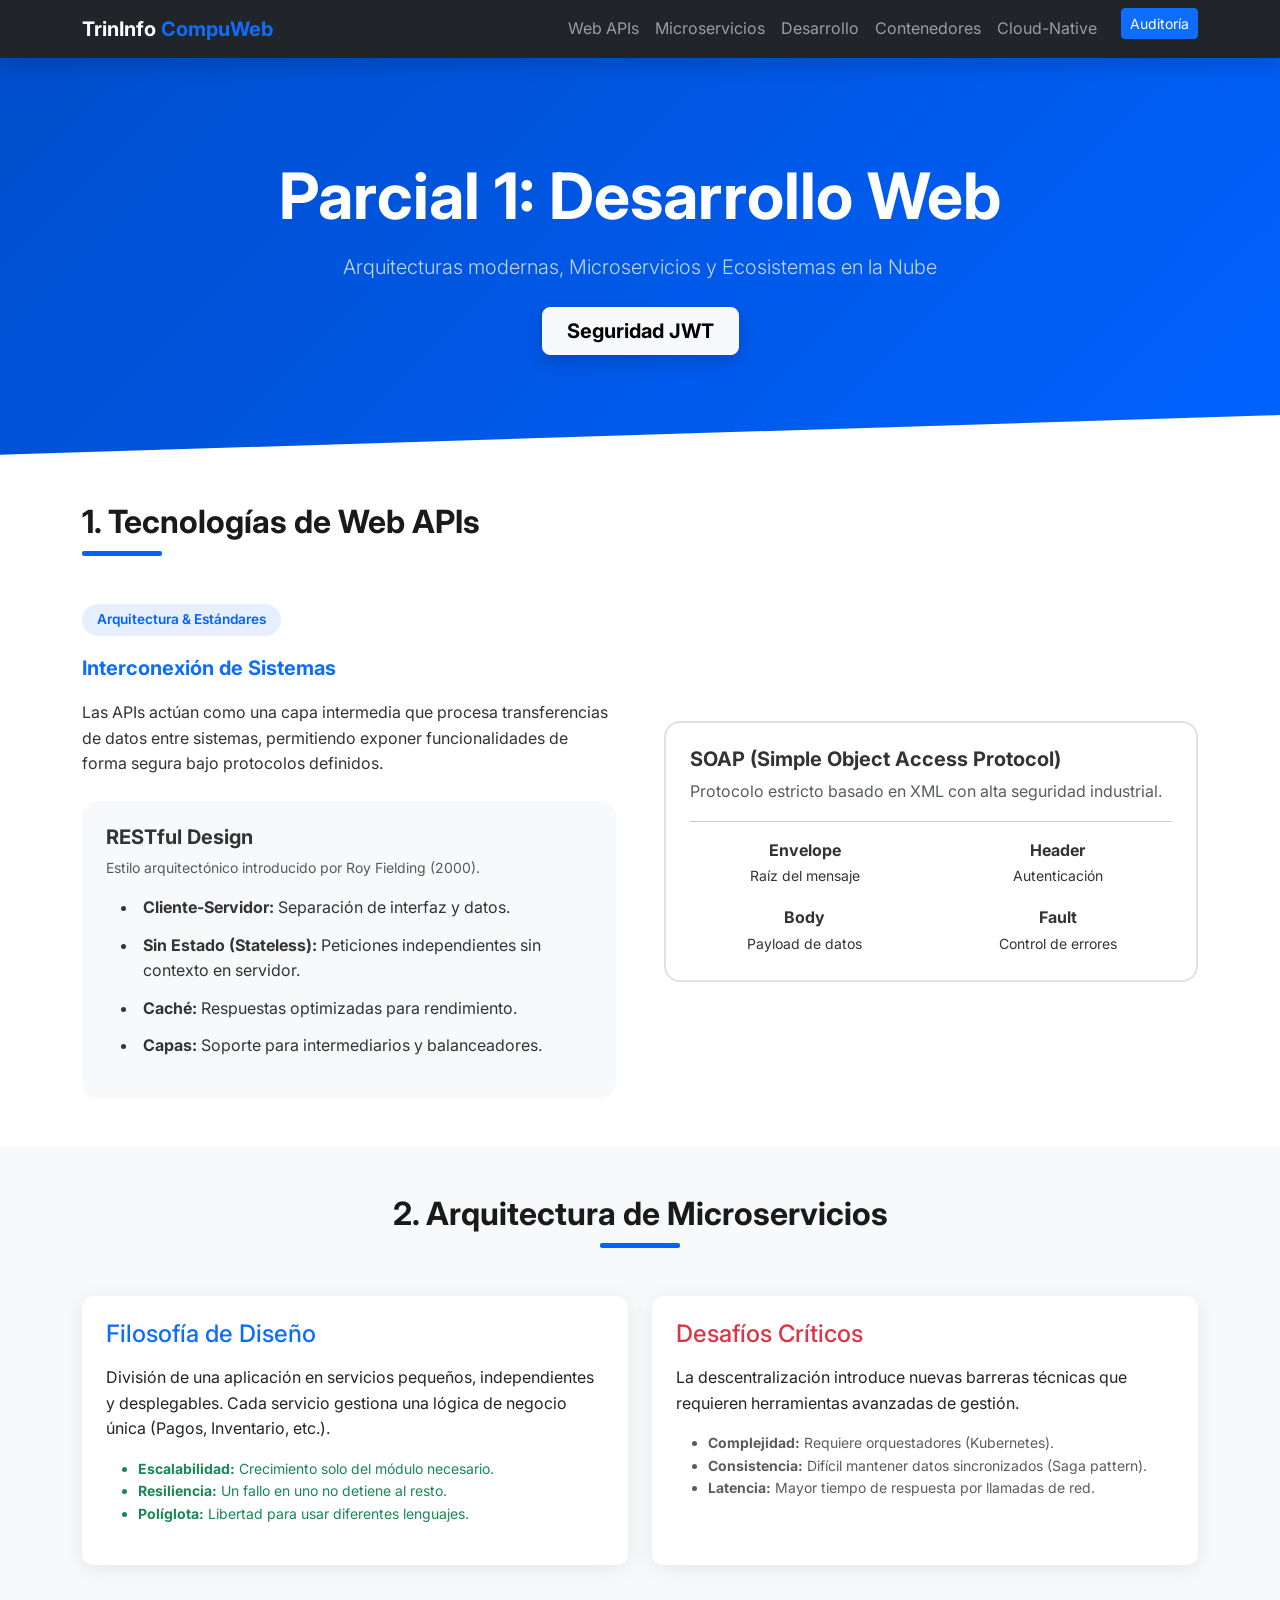
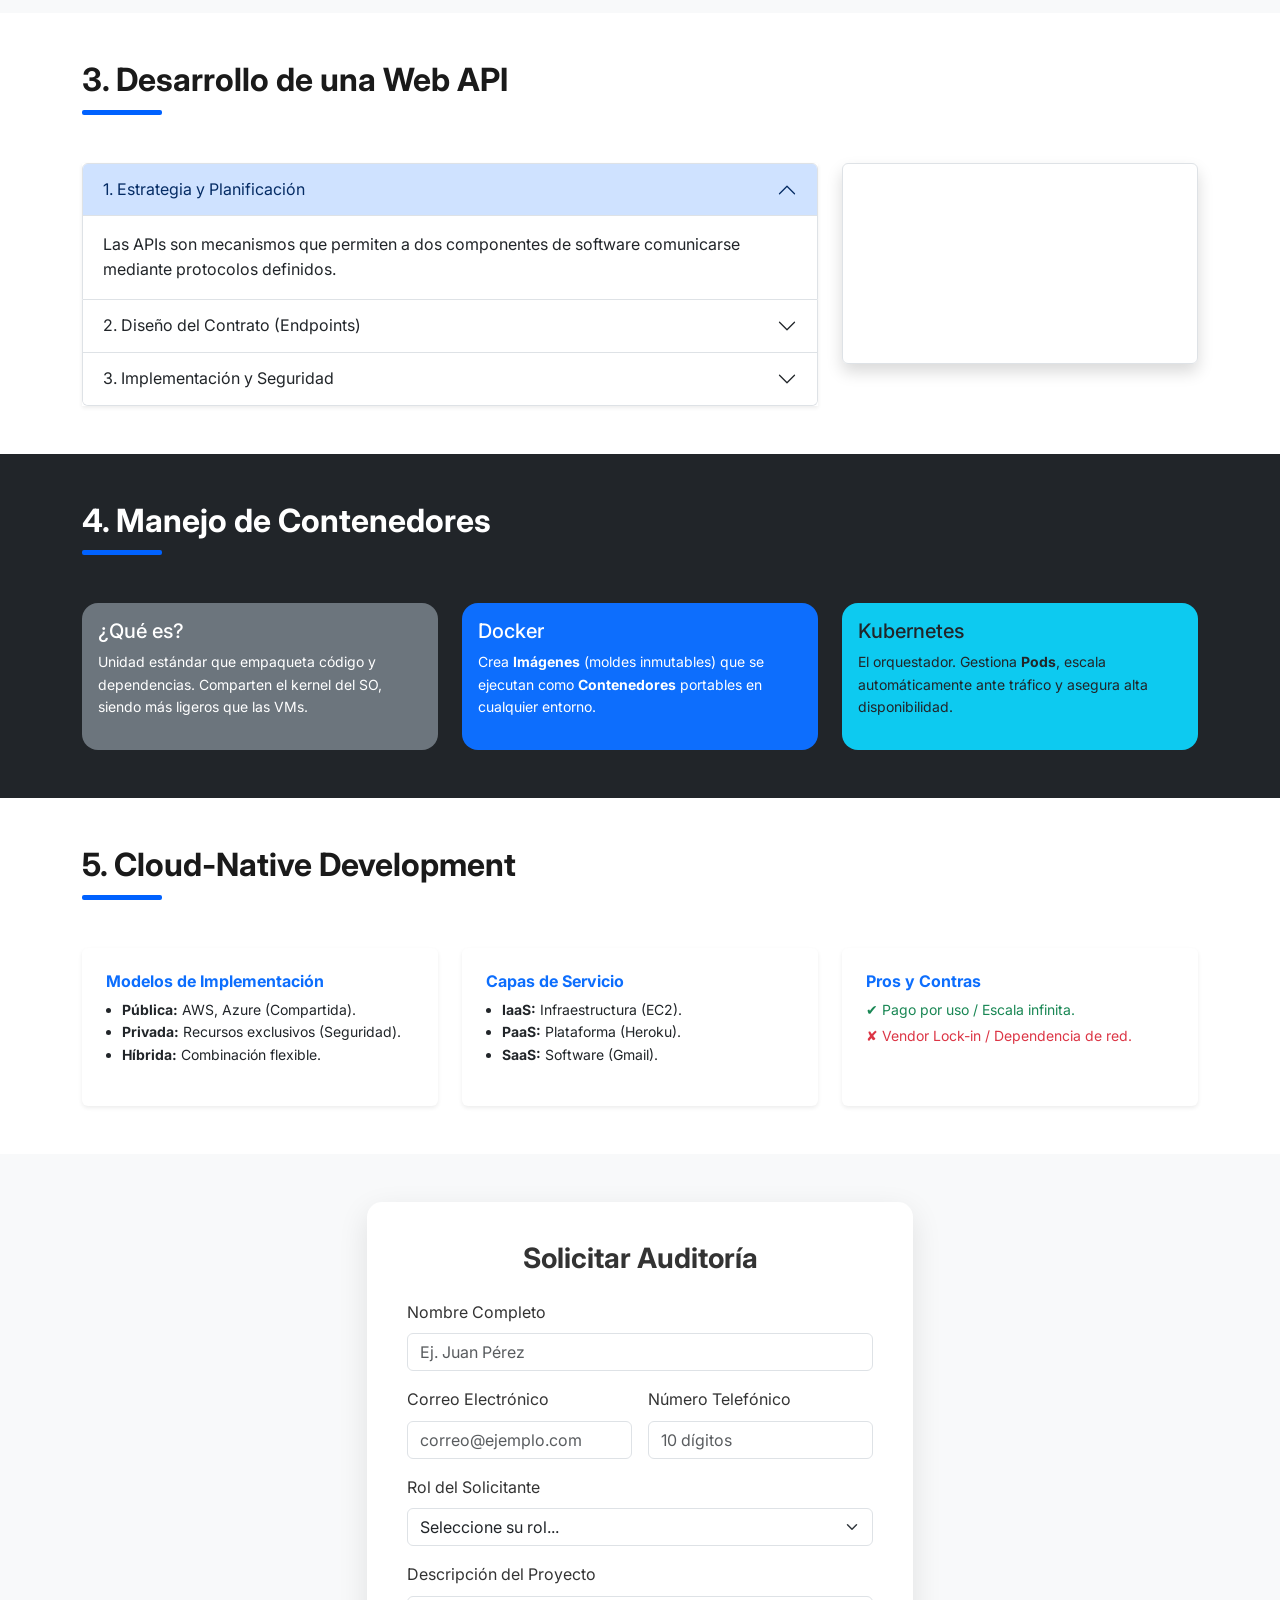
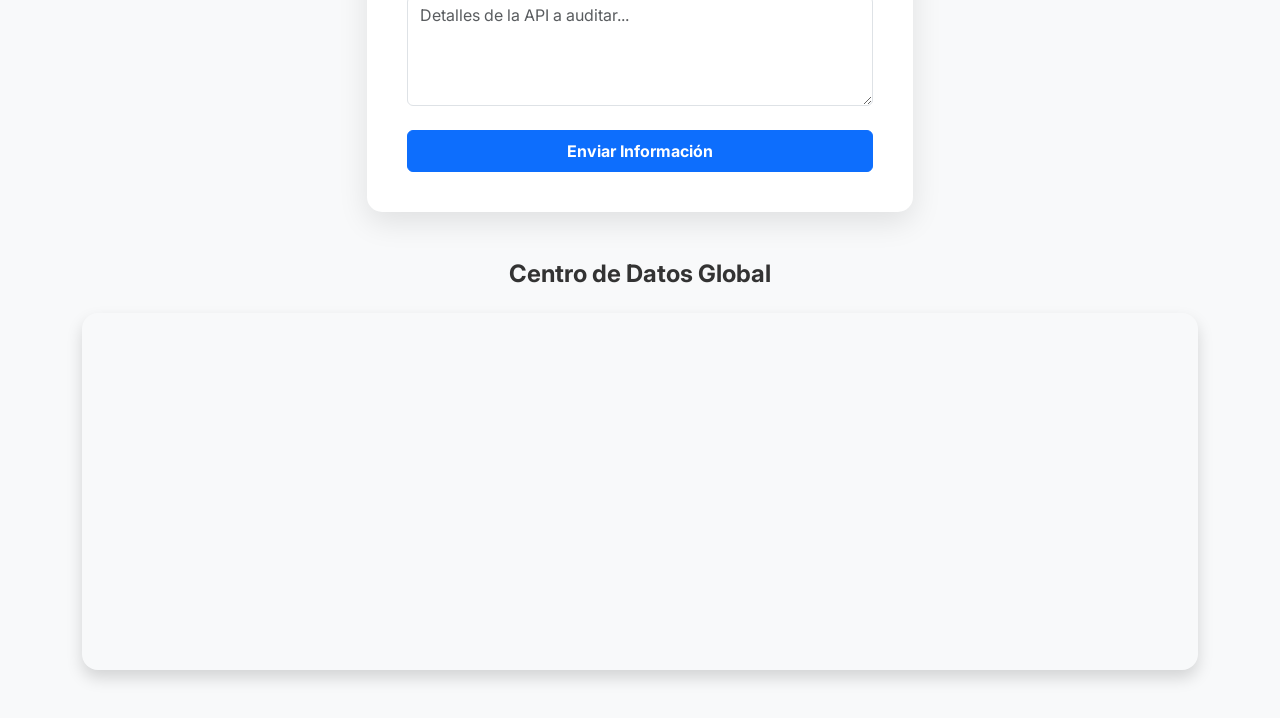
<file: Parcial1_Act_LievFabr.html>
<!DOCTYPE html>
<html lang="es">
<head>
    <meta charset="UTF-8">
    <meta name="viewport" content="width=device-width, initial-scale=1.0">
    <title>Desarrollo Web - Guía Técnica Profesional</title>
    <link href="https://cdn.jsdelivr.net/npm/bootstrap@5.3.0/dist/css/bootstrap.min.css" rel="stylesheet">
    <link href="https://fonts.googleapis.com/css2?family=Inter:wght@300;400;600;700&display=swap" rel="stylesheet">
    <style>
        :root {
            --primary-color: #0062ff;
            --secondary-color: #6c757d;
            --dark-bg: #1a1a1a;
        }

        body { 
            font-family: 'Inter', sans-serif; 
            color: #333;
            line-height: 1.6;
            scroll-behavior: smooth;
        }

        /* Estilización de Títulos */
        .section-title { 
            margin-bottom: 3rem; 
            font-weight: 700; 
            position: relative; 
            padding-bottom: 15px;
            color: var(--dark-bg);
        }
        .section-title::after { 
            content: ''; 
            width: 80px; 
            height: 5px; 
            background: var(--primary-color); 
            position: absolute; 
            bottom: 0; 
            left: 0; 
            border-radius: 2px;
        }
        .text-center.section-title::after { left: 50%; transform: translateX(-50%); }

        /* Tarjetas y Contenedores */
        .card-custom {
            border: none;
            border-radius: 12px;
            box-shadow: 0 4px 20px rgba(0,0,0,0.08);
            transition: all 0.3s ease;
            height: 100%;
        }
        .card-custom:hover { transform: translateY(-10px); }

        .hero-section {
            background: linear-gradient(135deg, #004ecc 0%, #0062ff 100%);
            padding: 100px 0;
            clip-path: polygon(0 0, 100% 0, 100% 90%, 0 100%);
        }

        .info-badge {
            background: rgba(0,98,255,0.1);
            color: var(--primary-color);
            padding: 5px 15px;
            border-radius: 20px;
            font-weight: 600;
            font-size: 0.85rem;
            display: inline-block;
            margin-bottom: 1rem;
        }

        /* Ajustes de Formulario */
        .form-container {
            background: white;
            padding: 40px;
            border-radius: 15px;
            box-shadow: 0 10px 30px rgba(0,0,0,0.1);
        }

        .list-styled li {
            margin-bottom: 12px;
            padding-left: 5px;
        }
    </style>
</head>
<body>

    <nav class="navbar navbar-expand-lg navbar-dark bg-dark sticky-top shadow">
        <div class="container">
            <a class="navbar-brand fw-bold" href="#">TrinInfo <span class="text-primary">CompuWeb</span></a>
            <button class="navbar-toggler" type="button" data-bs-toggle="collapse" data-bs-target="#navbarNav">
                <span class="navbar-toggler-icon"></span>
            </button>
            <div class="collapse navbar-collapse" id="navbarNav">
                <ul class="navbar-nav ms-auto">
                    <li class="nav-item"><a class="nav-link" href="#apis">Web APIs</a></li>
                    <li class="nav-item"><a class="nav-link" href="#microservicios">Microservicios</a></li>
                    <li class="nav-item"><a class="nav-link" href="#desarrollo">Desarrollo</a></li>
                    <li class="nav-item"><a class="nav-link" href="#contenedores">Contenedores</a></li>
                    <li class="nav-item"><a class="nav-link" href="#nube">Cloud-Native</a></li>
                    <li class="nav-item ms-lg-3"><a class="btn btn-primary btn-sm" href="#contacto">Auditoría</a></li>
                </ul>
            </div>
        </div>
    </nav>

    <header id="inicio" class="hero-section text-white text-center">
        <div class="container">
            <h1 class="display-3 fw-bold mb-3">Parcial 1: Desarrollo Web</h1>
            <p class="lead mb-4 opacity-75">Arquitecturas modernas, Microservicios y Ecosistemas en la Nube</p>
            <button class="btn btn-light btn-lg fw-bold px-4 shadow" data-bs-toggle="modal" data-bs-target="#modalInfo">
                Seguridad JWT
            </button>
        </div>
    </header>

    <section id="apis" class="py-5">
        <div class="container">
            <h2 class="section-title">1. Tecnologías de Web APIs</h2>
            <div class="row g-5 align-items-center">
                <div class="col-md-6">
                    <span class="info-badge">Arquitectura & Estándares</span>
                    <p class="lead fw-bold text-primary">Interconexión de Sistemas</p>
                    <p>Las APIs actúan como una capa intermedia que procesa transferencias de datos entre sistemas, permitiendo exponer funcionalidades de forma segura bajo protocolos definidos.</p>
                    
                    <div class="mt-4 p-4 bg-light rounded-4">
                        <h5 class="fw-bold"><i class="bi bi-gear-wide-connected"></i> RESTful Design</h5>
                        <p class="small text-muted mb-3">Estilo arquitectónico introducido por Roy Fielding (2000).</p>
                        <ul class="list-styled">
                            <li><strong>Cliente-Servidor:</strong> Separación de interfaz y datos.</li>
                            <li><strong>Sin Estado (Stateless):</strong> Peticiones independientes sin contexto en servidor.</li>
                            <li><strong>Caché:</strong> Respuestas optimizadas para rendimiento.</li>
                            <li><strong>Capas:</strong> Soporte para intermediarios y balanceadores.</li>
                        </ul>
                    </div>
                </div>
                <div class="col-md-6">
                    <div class="p-4 border border-2 rounded-4">
                        <h5 class="fw-bold">SOAP (Simple Object Access Protocol)</h5>
                        <p class="text-muted">Protocolo estricto basado en XML con alta seguridad industrial.</p>
                        <hr>
                        <div class="row text-center">
                            <div class="col-6 mb-3"><strong>Envelope</strong><br><small>Raíz del mensaje</small></div>
                            <div class="col-6 mb-3"><strong>Header</strong><br><small>Autenticación</small></div>
                            <div class="col-6"><strong>Body</strong><br><small>Payload de datos</small></div>
                            <div class="col-6"><strong>Fault</strong><br><small>Control de errores</small></div>
                        </div>
                    </div>
                </div>
            </div>
        </div>
    </section>

    <section id="microservicios" class="py-5 bg-light">
        <div class="container">
            <h2 class="section-title text-center mx-auto">2. Arquitectura de Microservicios</h2>
            <div class="row g-4">
                <div class="col-md-6">
                    <div class="card card-custom p-4">
                        <h4 class="text-primary mb-3">Filosofía de Diseño</h4>
                        <p>División de una aplicación en servicios pequeños, independientes y desplegables. Cada servicio gestiona una lógica de negocio única (Pagos, Inventario, etc.).</p>
                        <ul class="text-success small">
                            <li><strong>Escalabilidad:</strong> Crecimiento solo del módulo necesario.</li>
                            <li><strong>Resiliencia:</strong> Un fallo en uno no detiene al resto.</li>
                            <li><strong>Políglota:</strong> Libertad para usar diferentes lenguajes.</li>
                        </ul>
                    </div>
                </div>
                <div class="col-md-6">
                    <div class="card card-custom p-4">
                        <h4 class="text-danger mb-3">Desafíos Críticos</h4>
                        <p>La descentralización introduce nuevas barreras técnicas que requieren herramientas avanzadas de gestión.</p>
                        <ul class="text-muted small">
                            <li><strong>Complejidad:</strong> Requiere orquestadores (Kubernetes).</li>
                            <li><strong>Consistencia:</strong> Difícil mantener datos sincronizados (Saga pattern).</li>
                            <li><strong>Latencia:</strong> Mayor tiempo de respuesta por llamadas de red.</li>
                        </ul>
                    </div>
                </div>
            </div>
        </div>
    </section>

    <section id="desarrollo" class="py-5">
        <div class="container">
            <h2 class="section-title">3. Desarrollo de una Web API</h2>
            <div class="row">
                <div class="col-lg-8">
                    <div class="accordion shadow-sm" id="devSteps">
                        <div class="accordion-item">
                            <h2 class="accordion-header"><button class="accordion-button" data-bs-toggle="collapse" data-bs-target="#step1">1. Estrategia y Planificación</button></h2>
                            <div id="step1" class="accordion-collapse collapse show" data-bs-parent="#devSteps">
                                <div class="accordion-body">Las APIs son mecanismos que permiten a dos componentes de software comunicarse mediante protocolos definidos.</div>
                            </div>
                        </div>
                        <div class="accordion-item">
                            <h2 class="accordion-header"><button class="accordion-button collapsed" data-bs-toggle="collapse" data-bs-target="#step2">2. Diseño del Contrato (Endpoints)</button></h2>
                            <div id="step2" class="accordion-collapse collapse" data-bs-parent="#devSteps">
                                <div class="accordion-body">
                                    Definición de métodos HTTP: 
                                    <span class="badge bg-success">GET</span> obtención, 
                                    <span class="badge bg-primary">POST</span> creación, 
                                    <span class="badge bg-warning">PUT</span> actualización y 
                                    <span class="badge bg-danger">DELETE</span> eliminación.
                                </div>
                            </div>
                        </div>
                        <div class="accordion-item">
                            <h2 class="accordion-header"><button class="accordion-button collapsed" data-bs-toggle="collapse" data-bs-target="#step3">3. Implementación y Seguridad</button></h2>
                            <div id="step3" class="accordion-collapse collapse" data-bs-parent="#devSteps">
                                <div class="accordion-body">Uso de frameworks (Express, Flask), implementación de JWT, autenticación y versionamiento de la API.</div>
                            </div>
                        </div>
                    </div>
                </div>
                <div class="col-lg-4 mt-4 mt-lg-0">
                    <div class="ratio ratio-16x9 shadow rounded border">
                        <iframe src="https://www.youtube.com/embed/2sFczigWppk" title="Video de Apoyo" allowfullscreen></iframe>
                    </div>
                </div>
            </div>
        </div>
    </section>

    <section id="contenedores" class="py-5 bg-dark text-white">
        <div class="container">
            <h2 class="section-title text-white">4. Manejo de Contenedores</h2>
            <div class="row g-4">
                <div class="col-md-4">
                    <div class="p-3 bg-secondary rounded-4 h-100">
                        <h5><i class="bi bi-box-seam"></i> ¿Qué es?</h5>
                        <p class="small">Unidad estándar que empaqueta código y dependencias. Comparten el kernel del SO, siendo más ligeros que las VMs.</p>
                    </div>
                </div>
                <div class="col-md-4">
                    <div class="p-3 bg-primary rounded-4 h-100">
                        <h5><i class="bi bi-docker"></i> Docker</h5>
                        <p class="small">Crea <strong>Imágenes</strong> (moldes inmutables) que se ejecutan como <strong>Contenedores</strong> portables en cualquier entorno.</p>
                    </div>
                </div>
                <div class="col-md-4">
                    <div class="p-3 bg-info text-dark rounded-4 h-100">
                        <h5><i class="bi bi-cpu"></i> Kubernetes</h5>
                        <p class="small">El orquestador. Gestiona <strong>Pods</strong>, escala automáticamente ante tráfico y asegura alta disponibilidad.</p>
                    </div>
                </div>
            </div>
        </div>
    </section>

    <section id="nube" class="py-5">
        <div class="container">
            <h2 class="section-title">5. Cloud-Native Development</h2>
            <div class="row g-4">
                <div class="col-md-4">
                    <div class="card h-100 border-0 shadow-sm p-4">
                        <h6 class="fw-bold text-primary">Modelos de Implementación</h6>
                        <ul class="small ps-3">
                            <li><strong>Pública:</strong> AWS, Azure (Compartida).</li>
                            <li><strong>Privada:</strong> Recursos exclusivos (Seguridad).</li>
                            <li><strong>Híbrida:</strong> Combinación flexible.</li>
                        </ul>
                    </div>
                </div>
                <div class="col-md-4">
                    <div class="card h-100 border-0 shadow-sm p-4">
                        <h6 class="fw-bold text-primary">Capas de Servicio</h6>
                        <ul class="small ps-3">
                            <li><strong>IaaS:</strong> Infraestructura (EC2).</li>
                            <li><strong>PaaS:</strong> Plataforma (Heroku).</li>
                            <li><strong>SaaS:</strong> Software (Gmail).</li>
                        </ul>
                    </div>
                </div>
                <div class="col-md-4">
                    <div class="card h-100 border-0 shadow-sm p-4">
                        <h6 class="fw-bold text-primary">Pros y Contras</h6>
                        <p class="small mb-1 text-success">✔ Pago por uso / Escala infinita.</p>
                        <p class="small text-danger">✘ Vendor Lock-in / Dependencia de red.</p>
                    </div>
                </div>
            </div>
        </div>
    </section>

    <section id="contacto" class="py-5 bg-light">
        <div class="container">
            <div class="row justify-content-center">
                <div class="col-md-8 col-lg-6">
                    <div class="form-container">
                        <h3 class="text-center mb-4 fw-bold">Solicitar Auditoría</h3>
                        <form id="contactForm" class="needs-validation" novalidate>
                            <div class="row g-3">
                                <div class="col-md-12">
                                    <label class="form-label">Nombre Completo</label>
                                    <input type="text" class="form-control" placeholder="Ej. Juan Pérez" required>
                                </div>
                                <div class="col-md-6">
                                    <label class="form-label">Correo Electrónico</label>
                                    <input type="email" class="form-control" placeholder="correo@ejemplo.com" required>
                                </div>
                                <div class="col-md-6">
                                    <label class="form-label">Número Telefónico</label>
                                    <input type="tel" class="form-control" placeholder="10 dígitos" required>
                                </div>
                                <div class="col-md-12">
                                    <label class="form-label">Rol del Solicitante</label>
                                    <select class="form-select" required>
                                        <option value="">Seleccione su rol...</option>
                                        <option>Alumno</option>
                                        <option>Profesor</option>
                                    </select>
                                </div>
                                <div class="col-md-12">
                                    <label class="form-label">Descripción del Proyecto</label>
                                    <textarea class="form-control" rows="4" placeholder="Detalles de la API a auditar..." required></textarea>
                                </div>
                                <div class="col-12 mt-4">
                                    <button type="submit" class="btn btn-primary w-100 py-2 fw-bold">Enviar Información</button>
                                </div>
                            </div>
                        </form>
                    </div>
                </div>
            </div>
            
            <div class="mt-5 text-center">
                <h4 class="fw-bold mb-4">Centro de Datos Global</h4>
                <div class="rounded-4 overflow-hidden shadow">
                    <iframe src="https://www.google.com/maps/embed?pb=!1m18!1m12!1m3!1d3167.3520759876947!2d-102.29811762554071!3d21.877758558079925!2m3!1f0!2f0!3f0!3m2!1i1024!2i768!4f13.1!3m3!1m2!1s0x8429ef40c2e22d77%3A0xb4e921b63916c11c!2sMusic%20Zone%20renta%20de%20salas%20de%20ensayos%20para%20bandas!5e1!3m2!1ses-419!2smx!4v1772688543665!5m2!1ses-419!2smx" width="100%" height="350" style="border:0;" loading="lazy"></iframe>
                </div>
            </div>
        </div>
    </section>

    <div class="modal fade" id="modalInfo" tabindex="-1">
        <div class="modal-dialog modal-dialog-centered">
            <div class="modal-content border-0">
                <div class="modal-header bg-dark text-white border-0">
                    <h5 class="modal-title fw-bold">Protocolo JWT</h5>
                    <button type="button" class="btn-close btn-close-white" data-bs-dismiss="modal"></button>
                </div>
                <div class="modal-body p-4">
                    <p class="text-primary fw-bold">Estructura Triple:</p>
                    <p class="small">1. <strong>Header:</strong> Algoritmo y tipo.<br>
                    2. <strong>Payload:</strong> Claims/Datos del usuario.<br>
                    3. <strong>Signature:</strong> Verificación de integridad.</p>
                    <div class="alert alert-warning small">
                        <strong>Tip de Seguridad:</strong> No guardes tokens en LocalStorage para evitar XSS; prefiere Cookies <strong>HttpOnly</strong>.
                    </div>
                </div>
            </div>
        </div>
    </div>

    <script src="https://cdn.jsdelivr.net/npm/bootstrap@5.3.0/dist/js/bootstrap.bundle.min.js"></script>
    <script>
        // Validación de Bootstrap
        (function () {
            'use strict'
            var forms = document.querySelectorAll('.needs-validation')
            Array.prototype.slice.call(forms).forEach(function (form) {
                form.addEventListener('submit', function (event) {
                    if (!form.checkValidity()) {
                        event.preventDefault()
                        event.stopPropagation()
                    } else {
                        alert("Solicitud procesada correctamente. Nos contactaremos pronto.");
                    }
                    form.classList.add('was-validated')
                }, false)
            })
        })()
    </script>
</body>
</html>
</file>
